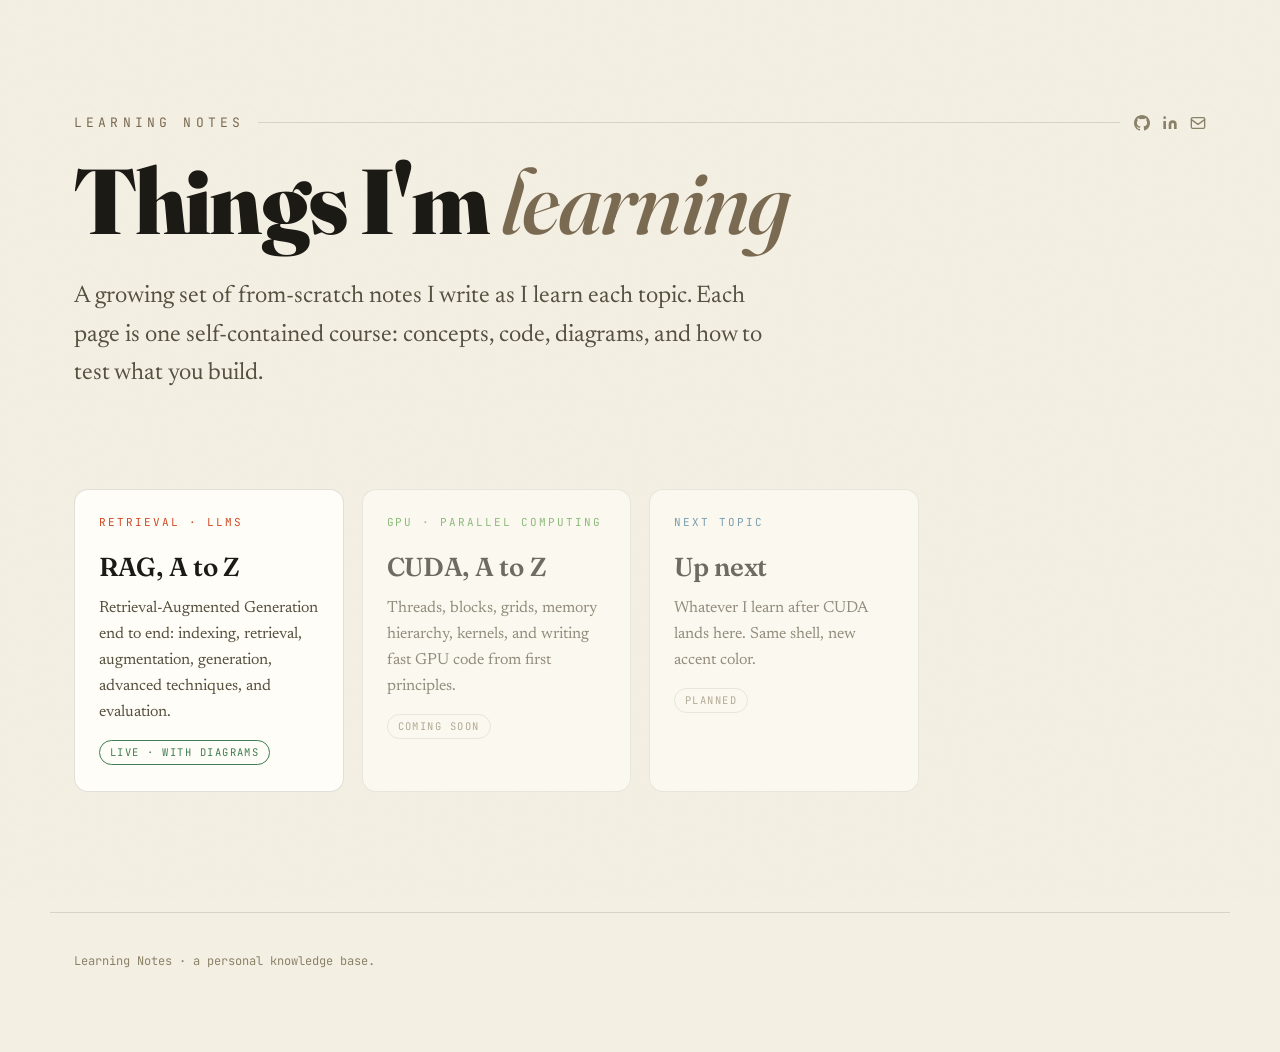
<file: index.html>
<!DOCTYPE html>
<html lang="en">
<head>
<meta charset="UTF-8">
<meta name="viewport" content="width=device-width, initial-scale=1.0">
<title>Learning Notes</title>
<link rel="stylesheet" href="styles.css">
</head>
<body class="topic-default">

<header class="hero">
  <div class="kicker">Learning Notes
    <span class="kicker-links">
      <a href="https://github.com/ibrahim-alii" target="_blank" rel="noopener" aria-label="GitHub">
        <svg viewBox="0 0 24 24" width="16" height="16" fill="currentColor"><path d="M12 0C5.37 0 0 5.37 0 12c0 5.3 3.44 9.8 8.21 11.38.6.11.82-.26.82-.57 0-.28-.01-1.03-.01-2.02-3.34.73-4.04-1.61-4.04-1.61-.55-1.39-1.34-1.76-1.34-1.76-1.09-.74.08-.73.08-.73 1.2.08 1.84 1.24 1.84 1.24 1.07 1.83 2.81 1.3 3.5 1 .11-.78.42-1.3.76-1.6-2.67-.3-5.47-1.33-5.47-5.93 0-1.31.47-2.38 1.24-3.22-.12-.3-.54-1.52.12-3.18 0 0 1.01-.32 3.3 1.23a11.5 11.5 0 0 1 3-.4c1.02 0 2.04.14 3 .4 2.28-1.55 3.29-1.23 3.29-1.23.66 1.66.24 2.88.12 3.18.77.84 1.23 1.91 1.23 3.22 0 4.61-2.81 5.63-5.48 5.92.43.37.81 1.1.81 2.22 0 1.6-.01 2.9-.01 3.29 0 .32.21.69.82.57C20.56 21.8 24 17.3 24 12c0-6.63-5.37-12-12-12z"/></svg>
      </a>
      <a href="https://www.linkedin.com/in/ibrahimalis/" target="_blank" rel="noopener" aria-label="LinkedIn">
        <svg viewBox="0 0 24 24" width="16" height="16" fill="currentColor"><path d="M16 8a6 6 0 0 1 6 6v7h-4v-7a2 2 0 0 0-2-2 2 2 0 0 0-2 2v7h-4v-7a6 6 0 0 1 6-6zM2 9h4v12H2z"/><circle cx="4" cy="4" r="2"/></svg>
      </a>
      <a href="mailto:ibrahimali.sia7@gmail.com" aria-label="Email">
        <svg viewBox="0 0 24 24" width="16" height="16" fill="none" stroke="currentColor" stroke-width="2" stroke-linecap="round" stroke-linejoin="round"><rect x="2" y="4" width="20" height="16" rx="2"/><path d="M2 7l10 7 10-7"/></svg>
      </a>
    </span>
  </div>
  <h1 class="title">Things I'm <span class="em">learning</span></h1>
  <p class="lede">A growing set of from-scratch notes I write as I learn each topic. Each page is one self-contained course: concepts, code, diagrams, and how to test what you build.</p>
</header>

<div class="hub">
  <div class="cards">

    <a class="card topic-rag" href="rag.html">
      <div class="tagline" style="color:var(--accent)">Retrieval &middot; LLMs</div>
      <h3>RAG, A to Z</h3>
      <p>Retrieval-Augmented Generation end to end: indexing, retrieval, augmentation, generation, advanced techniques, and evaluation.</p>
      <span class="chip live">Live &middot; with diagrams</span>
    </a>

    <div class="card soon topic-cuda">
      <div class="tagline" style="color:var(--accent)">GPU &middot; Parallel computing</div>
      <h3>CUDA, A to Z</h3>
      <p>Threads, blocks, grids, memory hierarchy, kernels, and writing fast GPU code from first principles.</p>
      <span class="chip">Coming soon</span>
    </div>

    <div class="card soon topic-systems">
      <div class="tagline" style="color:var(--accent)">Next topic</div>
      <h3>Up next</h3>
      <p>Whatever I learn after CUDA lands here. Same shell, new accent color.</p>
      <span class="chip">Planned</span>
    </div>

  </div>
</div>

<footer>
  Learning Notes &middot; a personal knowledge base.
</footer>

<script src="app.js"></script>
</body>
</html>
</file>
<file: styles.css>
/* ============================================================
   Learning Notes — shared house style
   One shell for every topic. Per-topic accent via body class.
   ============================================================ */

@import url('https://fonts.googleapis.com/css2?family=Fraunces:opsz,wght@9..144,400;9..144,500;9..144,600;9..144,900&family=Newsreader:ital,opsz,wght@0,6..72,400;0,6..72,500;1,6..72,400&family=JetBrains+Mono:wght@400;500;700&display=swap');

:root{
  --paper:#f4efe3;
  --paper-2:#ebe4d4;
  --card:#fffdf7;
  --ink:#1c1a15;
  --ink-soft:#56503f;
  --ink-faint:#8a8268;
  --rule:rgba(28,26,21,.13);
  --code-bg:#1d1b16;
  --ok:#3f7d52;
  --maxw:1180px;
  /* default accent, overridden by topic classes */
  --accent:#cf4a26;
  --accent-2:#2c5c4f;
  --accent-wash:#faf3ea;
}

/* ---- per-topic accents (add a new line per new topic) ---- */
.topic-rag    { --accent:#cf4a26; --accent-2:#2c5c4f; --accent-wash:#fbf1e9; }
.topic-cuda   { --accent:#4e9a3f; --accent-2:#2f6d8f; --accent-wash:#eef5ea; }
.topic-systems{ --accent:#2f6d8f; --accent-2:#7a4fa3; --accent-wash:#ebf2f6; }
.topic-default{ --accent:#7a6a52; --accent-2:#2c5c4f; --accent-wash:#f3efe6; }

*{box-sizing:border-box}
html{scroll-behavior:smooth}
body{
  margin:0;background:var(--paper);color:var(--ink);
  font-family:"Newsreader",Georgia,serif;font-size:19px;line-height:1.62;
  -webkit-font-smoothing:antialiased;
}
/* faint paper grain, no motion */
body::before{
  content:"";position:fixed;inset:0;pointer-events:none;z-index:0;opacity:.5;
  background-image:url("data:image/svg+xml,%3Csvg xmlns='http://www.w3.org/2000/svg' width='160' height='160'%3E%3Cfilter id='n'%3E%3CfeTurbulence type='fractalNoise' baseFrequency='.9' numOctaves='2'/%3E%3CfeColorMatrix type='saturate' values='0'/%3E%3C/filter%3E%3Crect width='100%25' height='100%25' filter='url(%23n)' opacity='.035'/%3E%3C/svg%3E");
}
a{color:var(--accent);text-decoration:none}
a:hover{text-decoration:underline;text-underline-offset:3px}

/* ---------------- HERO ---------------- */
header.hero{position:relative;z-index:1;padding:clamp(44px,9vw,112px) 24px clamp(34px,5vw,58px);max-width:var(--maxw);margin:0 auto}
.kicker{font-family:"JetBrains Mono",monospace;font-size:13px;letter-spacing:.32em;text-transform:uppercase;color:var(--accent);margin-bottom:24px;display:flex;align-items:center;gap:14px}
.kicker::after{content:"";flex:1;height:1px;background:var(--rule)}
.kicker a{color:var(--ink-faint)}
.kicker-links{order:10;display:flex;gap:12px;align-items:center;letter-spacing:0;text-transform:none}
.kicker-links a{color:var(--ink-faint);display:flex;align-items:center;transition:color .18s}
.kicker-links a:hover{color:var(--accent);text-decoration:none}
h1.title{font-family:"Fraunces",serif;font-weight:900;font-size:clamp(40px,8vw,92px);line-height:.95;letter-spacing:-.02em;margin:0 0 .35em}
h1.title .em{font-style:italic;color:var(--accent);font-weight:500}
.lede{font-size:clamp(19px,2.3vw,24px);max-width:54ch;color:var(--ink-soft);margin:0 0 30px}
.meta{font-family:"JetBrains Mono",monospace;font-size:12.5px;color:var(--ink-faint);display:flex;flex-wrap:wrap;gap:10px 26px;border-top:1px solid var(--rule);padding-top:22px}
.meta b{color:var(--ink);font-weight:500}

/* ---------------- LAYOUT ---------------- */
.shell{position:relative;z-index:1;max-width:var(--maxw);margin:0 auto;padding:0 24px 120px;display:grid;grid-template-columns:262px 1fr;gap:clamp(30px,5vw,70px);align-items:start}

/* TOC */
nav.toc{position:sticky;top:24px;font-family:"JetBrains Mono",monospace;max-height:calc(100vh - 48px);overflow-y:auto;scrollbar-width:none;border-right:1px solid var(--rule);padding-right:24px}
nav.toc::-webkit-scrollbar{display:none}
nav.toc .toc-head{font-size:11px;letter-spacing:.28em;text-transform:uppercase;color:var(--ink-faint);margin-bottom:14px}
nav.toc .grp{font-size:10px;letter-spacing:.22em;text-transform:uppercase;color:var(--accent-2);margin:18px 0 6px 2px;font-weight:700}
nav.toc ol{list-style:none;margin:0;padding:0}
nav.toc li{margin:0}
nav.toc a{display:block;color:var(--ink-soft);font-size:12.5px;line-height:1.35;padding:6px 0 6px 14px;position:relative;border-left:2px solid transparent;transition:color .2s,border-color .2s}
nav.toc a:hover{color:var(--ink);text-decoration:none}
nav.toc a.active{color:var(--accent);border-left-color:var(--accent)}

main{min-width:0}
section{padding:16px 0 24px;border-bottom:1px solid var(--rule)}
section:first-child{border-top:1px solid var(--rule);padding-top:24px}
section:last-child{border-bottom:none}
.part-label{font-family:"JetBrains Mono",monospace;font-style:normal;color:var(--accent-2);font-size:13px;letter-spacing:.16em;text-transform:uppercase;margin:0 0 4px}
.sec-num{font-family:"JetBrains Mono",monospace;font-size:13px;color:var(--accent);letter-spacing:.2em;display:block;margin-bottom:8px}
h2{font-family:"Fraunces",serif;font-weight:600;font-size:clamp(26px,3.8vw,40px);line-height:1.06;letter-spacing:-.015em;margin:0 0 .5em;scroll-margin-top:20px}
h3{font-family:"Fraunces",serif;font-weight:600;font-size:clamp(19px,2.3vw,24px);margin:1.6em 0 .45em;letter-spacing:-.01em}
h4{font-family:"JetBrains Mono",monospace;font-weight:700;font-size:13px;letter-spacing:.08em;text-transform:uppercase;color:var(--ink-soft);margin:1.4em 0 .5em}
p{margin:0 0 1.05em}
strong{font-weight:600;color:var(--ink)}
em.it{font-style:italic}

ul,ol.body{margin:0 0 1.2em;padding-left:0;list-style:none}
ul li,ol.body li{position:relative;padding-left:26px;margin-bottom:.55em}
ul li::before{content:"";position:absolute;left:3px;top:.62em;width:8px;height:8px;background:var(--accent);transform:rotate(45deg)}
ol.body{counter-reset:n}
ol.body li{counter-increment:n}
ol.body li::before{content:counter(n);position:absolute;left:0;top:.05em;font-family:"JetBrains Mono",monospace;font-size:13px;color:var(--accent);font-weight:700}

/* inline code */
code{font-family:"JetBrains Mono",monospace;font-size:.82em;background:var(--paper-2);color:var(--accent-2);padding:.12em .4em;border-radius:4px;border:1px solid var(--rule)}
/* code blocks */
pre{margin:1.35em 0;background:var(--code-bg)!important;border-radius:12px;padding:22px;overflow:visible!important;font-size:13.5px;line-height:1.6;border:1px solid rgba(0,0,0,.3);box-shadow:0 16px 38px -28px rgba(28,26,21,.55);position:relative;white-space:pre-wrap!important;word-break:break-word!important}
pre code{background:none;border:none;padding:0;color:#e8e2d4;font-size:13.5px;text-shadow:none!important;white-space:pre-wrap!important;word-break:break-word!important}
pre::before{content:attr(data-lang);position:absolute;top:0;right:0;font-family:"JetBrains Mono",monospace;font-size:10px;letter-spacing:.2em;text-transform:uppercase;color:#7a7363;padding:7px 12px}

/* callouts */
.note{background:var(--card);border:1px solid var(--rule);border-left:3px solid var(--accent);padding:16px 20px;border-radius:0 10px 10px 0;margin:1.4em 0;font-size:17.5px}
.note p:last-child{margin-bottom:0}
.note .tag{font-family:"JetBrains Mono",monospace;font-size:11px;letter-spacing:.2em;text-transform:uppercase;color:var(--accent);display:block;margin-bottom:6px}
.status{background:var(--accent-wash);border:1px solid var(--rule);border-left:3px solid var(--ok);padding:14px 18px;border-radius:0 10px 10px 0;margin:1.2em 0 0;font-size:16.5px}
.status .tag{font-family:"JetBrains Mono",monospace;font-size:10.5px;letter-spacing:.18em;text-transform:uppercase;color:var(--ok);display:block;margin-bottom:5px;font-weight:700}
.status p:last-child{margin-bottom:0}
.lead-term{color:var(--accent-2);font-weight:600}

/* pros / cons */
.pc{display:grid;grid-template-columns:1fr 1fr;gap:14px;margin:1.3em 0}
.pc .col{background:var(--card);border:1px solid var(--rule);border-radius:10px;padding:14px 18px;font-size:16.5px}
.pc .col h5{margin:0 0 8px;font-family:"JetBrains Mono",monospace;font-size:11px;letter-spacing:.16em;text-transform:uppercase}
.pc .pros h5{color:var(--ok)}
.pc .cons h5{color:var(--accent)}
.pc ul li{margin-bottom:.35em;padding-left:22px}
.pc ul li::before{width:6px;height:6px;top:.55em}
@media(max-width:640px){.pc{grid-template-columns:1fr}}

/* tables */
.tbl-wrap{overflow-x:auto;margin:1.3em 0}
table{border-collapse:collapse;width:100%;font-size:16px;background:var(--card);border:1px solid var(--rule);border-radius:10px;overflow:hidden}
th,td{text-align:left;padding:11px 14px;border-bottom:1px solid var(--rule);vertical-align:top}
th{font-family:"JetBrains Mono",monospace;font-size:11px;letter-spacing:.08em;text-transform:uppercase;color:var(--ink-soft);background:var(--paper-2)}
tr:last-child td{border-bottom:none}
td strong{color:var(--accent-2)}

/* ---------------- TOOLTIP / DEFINITION TERMS ---------------- */
.def{
  border-bottom:1.5px dotted var(--accent);
  background:linear-gradient(var(--accent-wash),var(--accent-wash));
  cursor:help;position:relative;padding:0 1px;border-radius:2px;
  color:inherit;
}
.def:focus{outline:2px solid var(--accent);outline-offset:2px}
.def .bubble{
  position:absolute;left:50%;bottom:calc(100% + 10px);transform:translateX(-50%);
  width:min(300px,78vw);background:var(--ink);color:#f3efe6;
  font-family:"Newsreader",serif;font-size:14.5px;line-height:1.45;font-style:normal;
  padding:12px 14px;border-radius:10px;box-shadow:0 14px 34px -16px rgba(0,0,0,.6);
  opacity:0;visibility:hidden;transition:opacity .15s;z-index:50;
  text-align:left;font-weight:400;
}
.def .bubble b{color:var(--accent);font-weight:600}
.def .bubble::after{content:"";position:absolute;top:100%;left:50%;transform:translateX(-50%);border:7px solid transparent;border-top-color:var(--ink)}
.def:hover .bubble,.def:focus .bubble,.def.open .bubble{opacity:1;visibility:visible}
.def .bubble .label{display:block;font-family:"JetBrains Mono",monospace;font-size:9.5px;letter-spacing:.18em;text-transform:uppercase;color:var(--ink-faint);margin-bottom:5px}

/* ---------------- DIAGRAMS (inline SVG, theme-aware) ---------------- */
figure.diagram{margin:1.6em 0;background:var(--card);border:1px solid var(--rule);border-radius:14px;padding:24px 22px 16px}
figure.diagram svg{width:100%;height:auto;display:block}
figure.diagram figcaption{font-family:"JetBrains Mono",monospace;font-size:11.5px;color:var(--ink-faint);text-align:center;margin-top:12px;letter-spacing:.02em}
.dg-node{fill:var(--card);stroke:var(--ink);stroke-width:1.5}
.dg-node-soft{fill:var(--paper-2);stroke:var(--ink-soft);stroke-width:1.3}
.dg-accent{fill:var(--accent)}
.dg-accent-soft{fill:var(--accent-wash);stroke:var(--accent);stroke-width:1.5}
.dg-fill-card{fill:var(--card)}
.dg-line{stroke:var(--ink-soft);stroke-width:1.5;fill:none}
.dg-line-accent{stroke:var(--accent);stroke-width:1.8;fill:none}
.dg-dash{stroke:var(--ink-soft);stroke-width:1.4;fill:none;stroke-dasharray:5 4}
.dg-label{fill:var(--ink);font-family:"JetBrains Mono",monospace;font-size:12px}
.dg-label-sm{fill:var(--ink-soft);font-family:"JetBrains Mono",monospace;font-size:10.5px}
.dg-label-accent{fill:var(--accent);font-family:"JetBrains Mono",monospace;font-size:11px;font-weight:700}
.dg-dot{fill:var(--ink-soft)}
.dg-dot-accent{fill:var(--accent)}

/* footer */
footer{position:relative;z-index:1;max-width:var(--maxw);margin:0 auto;padding:38px 24px 80px;font-family:"JetBrains Mono",monospace;font-size:12px;color:var(--ink-faint);border-top:1px solid var(--rule);line-height:1.7}

/* ---------------- LANDING HUB ---------------- */
.hub{max-width:var(--maxw);margin:0 auto;padding:0 24px 120px;position:relative;z-index:1}
.cards{display:grid;grid-template-columns:repeat(auto-fill,minmax(260px,1fr));gap:18px;margin-top:8px}
.card{display:block;background:var(--card);border:1px solid var(--rule);border-radius:14px;padding:24px;color:inherit;transition:transform .15s,box-shadow .15s,border-color .15s}
.card:hover{text-decoration:none;transform:translateY(-3px);box-shadow:0 18px 40px -26px rgba(28,26,21,.4);border-color:var(--accent)}
.card .tagline{font-family:"JetBrains Mono",monospace;font-size:11px;letter-spacing:.18em;text-transform:uppercase;margin-bottom:14px}
.card h3{font-family:"Fraunces",serif;font-size:26px;margin:0 0 8px;font-weight:600}
.card p{font-size:16px;color:var(--ink-soft);margin:0}
.card.soon{opacity:.62}
.card .chip{display:inline-block;margin-top:14px;font-family:"JetBrains Mono",monospace;font-size:10.5px;letter-spacing:.14em;text-transform:uppercase;border:1px solid var(--rule);border-radius:20px;padding:3px 10px;color:var(--ink-faint)}
.card .chip.live{color:var(--ok);border-color:var(--ok)}

/* ---------------- RESPONSIVE ---------------- */
@media (max-width:860px){
  body{font-size:18px}
  .shell{grid-template-columns:1fr;gap:0}
  nav.toc{position:static;max-height:none;margin-bottom:26px;border:1px solid var(--rule);border-radius:12px;padding:16px 18px;background:var(--card)}
  nav.toc.collapsed ol,nav.toc.collapsed .grp{display:none}
  nav.toc .toc-head{cursor:pointer;display:flex;justify-content:space-between;align-items:center;margin-bottom:0}
  nav.toc.open .toc-head{margin-bottom:12px}
  nav.toc .toc-head::after{content:"+";color:var(--accent);font-size:16px}
  nav.toc.open .toc-head::after{content:"\2212"}
  .def .bubble{position:fixed;left:12px;right:12px;bottom:16px;top:auto;transform:none;width:auto;max-width:none}
  .def .bubble::after{display:none}
}
</file>
